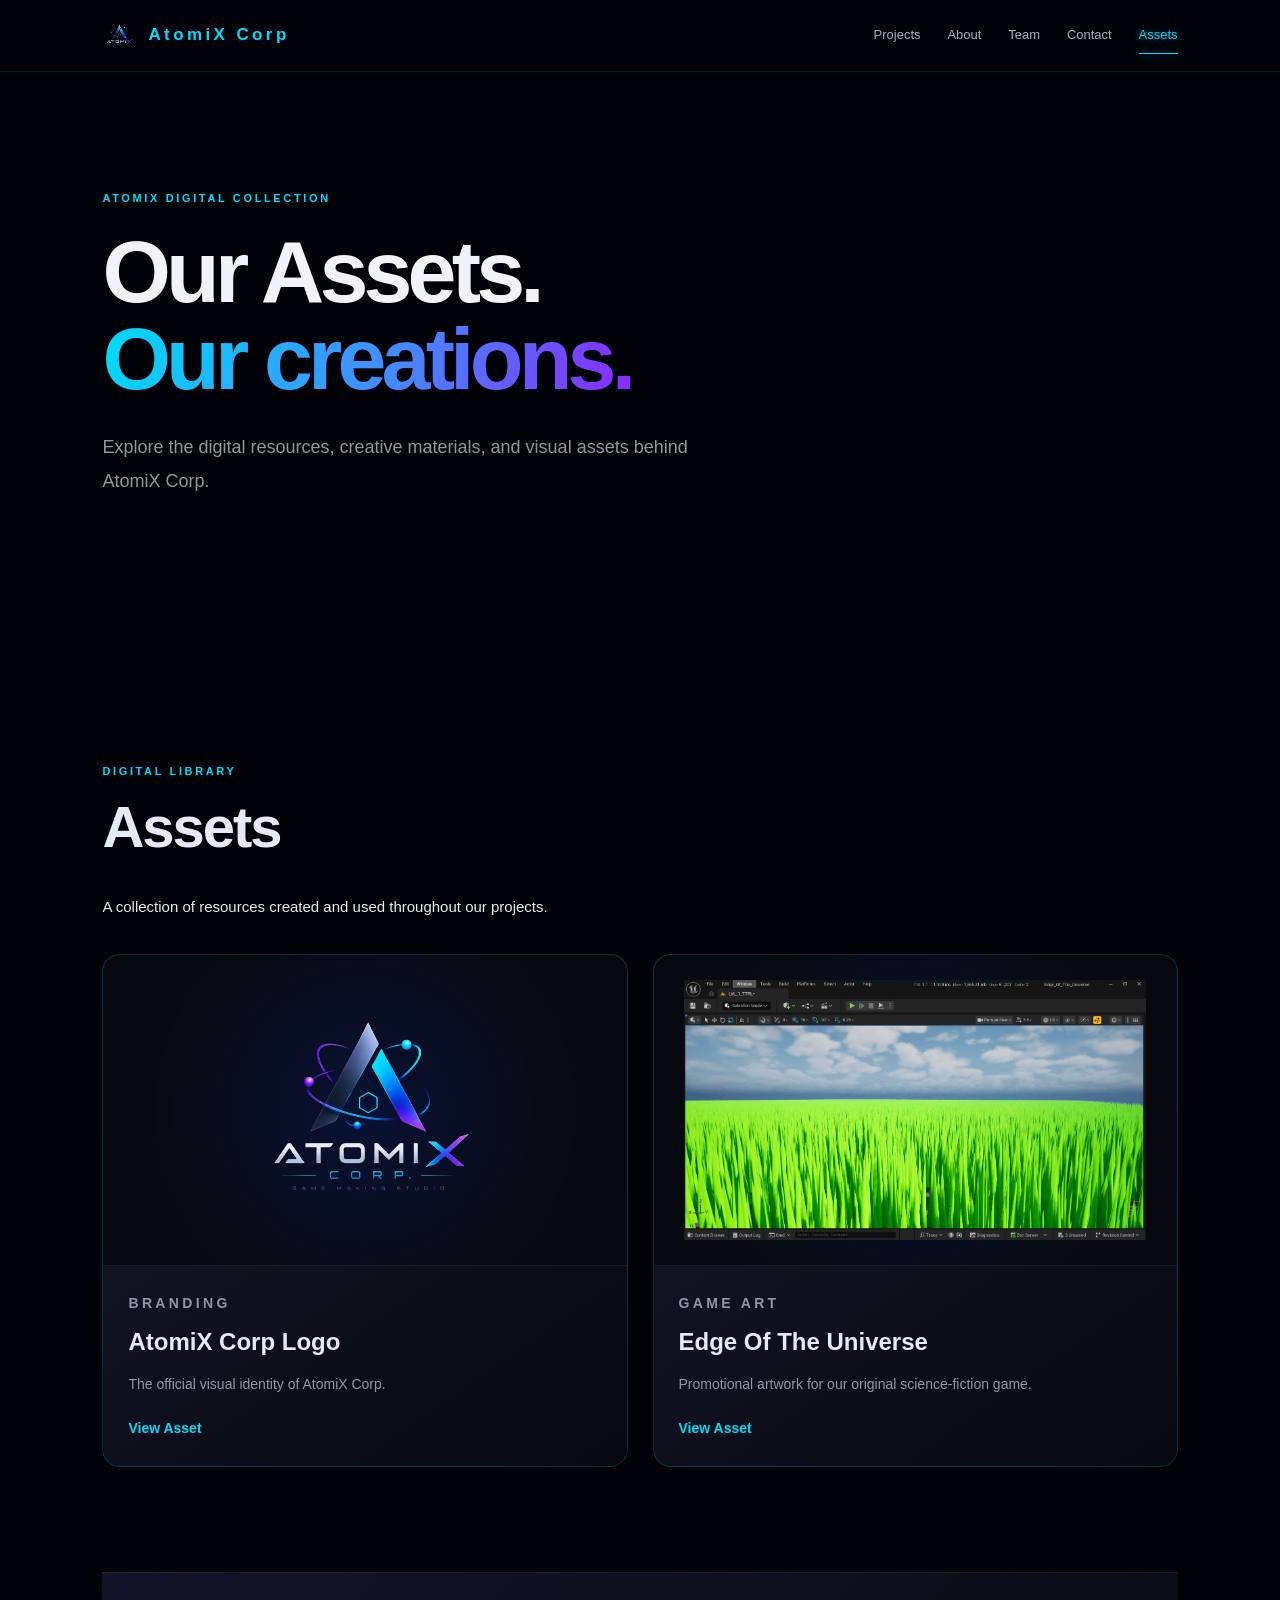
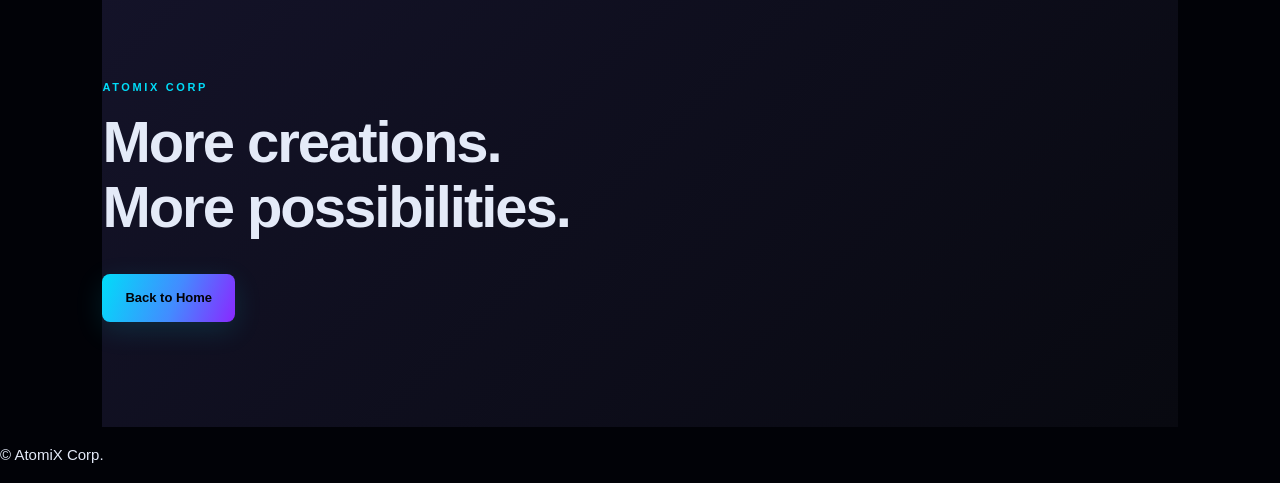
<file: assets.html>
<!DOCTYPE html>
<html lang="en">

<head>
    <meta charset="UTF-8">
    <meta name="viewport" content="width=device-width, initial-scale=1.0">

    <title>Assets | AtomiX Corp</title>

    <link rel="stylesheet" href="style.css">
</head>

<body>

    <!-- HEADER -->
    <header class="site-header">

        <a class="brand" href="index.html">
            <img
                src="images/AtomiX_Corp_Logo.png"
                alt="AtomiX Corp Logo"
            >

            <span>AtomiX Corp</span>
        </a>

        <nav aria-label="Main navigation">
            <a href="index.html#projects">Projects</a>
            <a href="index.html#about">About</a>
            <a href="index.html#team">Team</a>
            <a href="index.html#contact">Contact</a>
            <a href="assets.html" class="active">Assets</a>
        </nav>

    </header>


    <!-- MAIN CONTENT -->
    <main>

        <!-- ASSETS HERO -->
        <section class="hero assets-hero">

            <p class="eyebrow">
                ATOMIX DIGITAL COLLECTION
            </p>

            <h1>
                Our Assets.<br>
                <span>Our creations.</span>
            </h1>

            <p class="intro">
                Explore the digital resources, creative materials,
                and visual assets behind AtomiX Corp.
            </p>

        </section>


        <!-- ASSETS CONTENT -->
        <section id="assets">

            <p class="eyebrow">
                DIGITAL LIBRARY
            </p>

            <h2>
                Assets
            </h2>

            <p class="assets-description">
                A collection of resources created and used
                throughout our projects.
            </p>


            <!-- ASSET GRID -->
            <div class="assets-grid">


                <!-- ASSET CARD 1 -->
                <article class="asset-card">

                    <div class="asset-preview">

                        <img
                            src="images/AtomiX_Corp_Logo.png"
                            alt="AtomiX Corp Logo"
                        >

                    </div>

                    <div class="asset-info">

                        <p class="eyebrow">
                            BRANDING
                        </p>

                        <h3>
                            AtomiX Corp Logo
                        </h3>

                        <p>
                            The official visual identity
                            of AtomiX Corp.
                        </p>

                        <a
                            href="images/AtomiX_Corp_Logo.png"
                            target="_blank"
                            rel="noopener"
                        >
                            View Asset
                        </a>

                    </div>

                </article>


                <!-- ASSET CARD 2 -->
                <article class="asset-card">

                    <div class="asset-preview">

                        <img
                            src="images/Edge Of The Universe Advert Photo.png"
                            alt="Edge Of The Universe promotional artwork"
                        >

                    </div>

                    <div class="asset-info">

                        <p class="eyebrow">
                            GAME ART
                        </p>

                        <h3>
                            Edge Of The Universe
                        </h3>

                        <p>
                            Promotional artwork for our
                            original science-fiction game.
                        </p>

                        <a
                            href="images/Edge Of The Universe Advert Photo.png"
                            target="_blank"
                            rel="noopener"
                        >
                            View Asset
                        </a>

                    </div>

                </article>


                <!-- ADD MORE ASSETS HERE -->


            </div>

        </section>


        <!-- FOOTER MESSAGE -->
        <section class="assets-footer">

            <p class="eyebrow">
                ATOMIX CORP
            </p>

            <h2>
                More creations.<br>
                More possibilities.
            </h2>

            <a href="index.html" class="button">
                Back to Home
            </a>

        </section>

    </main>


    <!-- FOOTER -->
    <footer>

        <p>
            &copy; <span id="year"></span> AtomiX Corp.
        </p>

    </footer>


    <!-- SCRIPT -->
    <script src="script.js"></script>

</body>

</html>
</file>
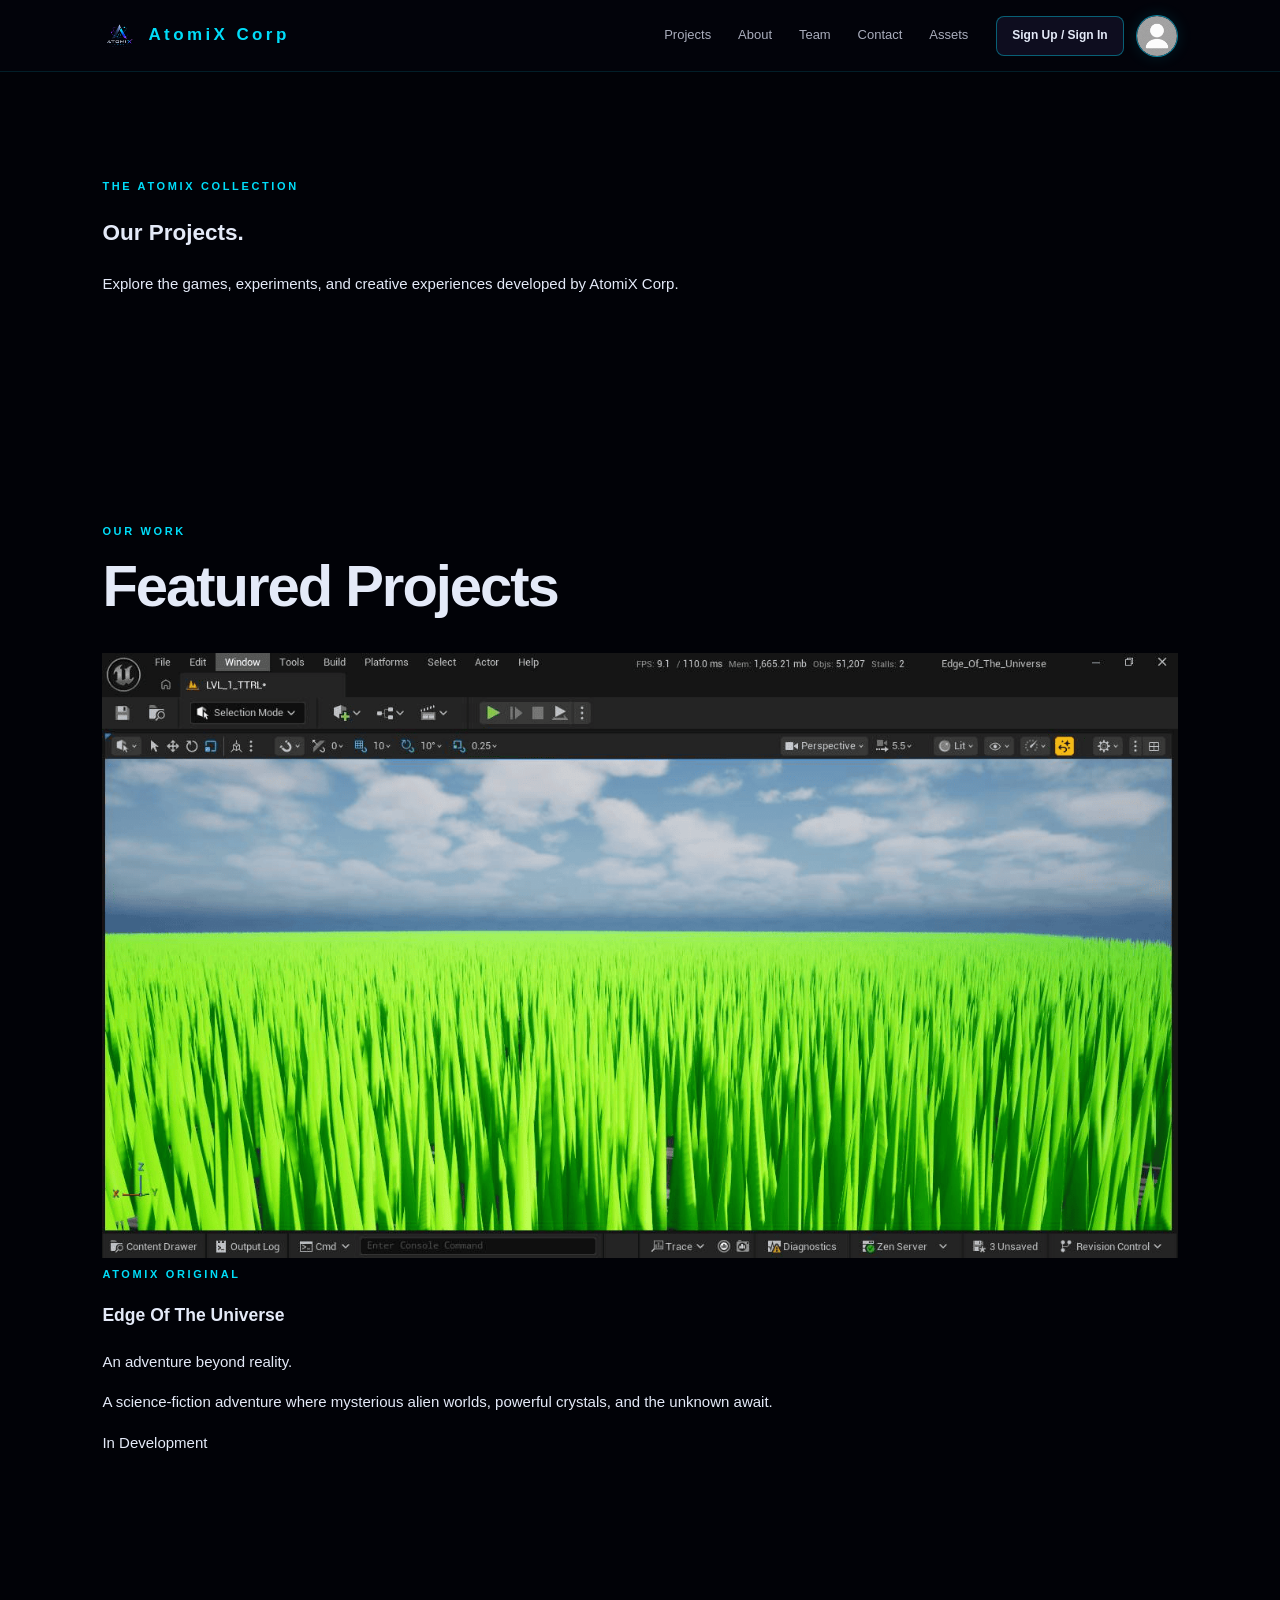
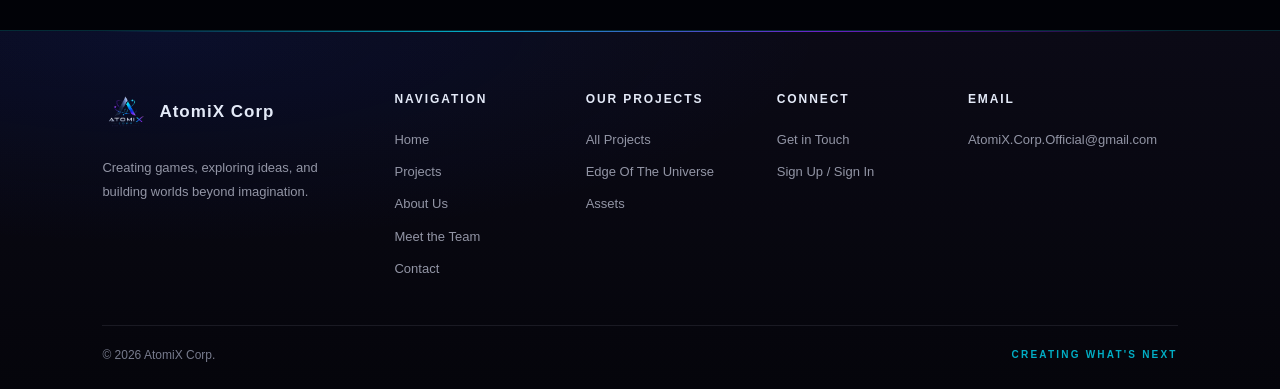
<file: projects.html>
<!DOCTYPE html>
<html lang="en">

<head>
    <meta charset="UTF-8">
    <meta name="viewport" content="width=device-width, initial-scale=1.0">

    <title>Projects | AtomiX Corp</title>

    <link rel="stylesheet" href="style.css">
</head>

<body>

    <!-- HEADER -->

    <header class="site-header">

        <a class="brand" href="index.html#home">

            <img
                src="images/AtomiX_Corp_Logo.png"
                alt="AtomiX Corp Logo"
            >

            <span>AtomiX Corp</span>

        </a>


        <nav aria-label="Main navigation">

            <a href="index.html#projects">Projects</a>
            <a href="index.html#about">About</a>
            <a href="index.html#team">Team</a>
            <a href="index.html#contact">Contact</a>
            <a href="assets.html">Assets</a>

        </nav>


        <div class="header-actions">

            <a href="index.html#account" class="auth-button">
                <span>Sign Up / Sign In</span>
            </a>

            <a
                href="index.html#account"
                class="profile-button"
                aria-label="Open profile"
            >

                <img
                    src="images/profile.png"
                    alt="Profile photo"
                >

            </a>

        </div>

    </header>


    <!-- MAIN CONTENT -->

    <main class="projects-page">

        <!-- PAGE INTRO -->

        <section class="page-hero">

            <p class="eyebrow">
                THE ATOMIX COLLECTION
            </p>

            <h1>
                Our <span>Projects.</span>
            </h1>

            <p class="intro">
                Explore the games, experiments, and creative
                experiences developed by AtomiX Corp.
            </p>

        </section>


        <!-- PROJECT LIST -->

        <section class="projects-section">

            <p class="eyebrow">
                OUR WORK
            </p>

            <h2>
                Featured Projects
            </h2>


            <!-- PROJECT 1 -->

            <article class="project-card">

                <div class="project-card-image">

                    <img
                        src="images/Edge Of The Universe Advert Photo.png"
                        alt="Edge Of The Universe"
                    >

                </div>


                <div class="project-card-info">

                    <p class="eyebrow">
                        ATOMIX ORIGINAL
                    </p>

                    <h3>
                        Edge Of The Universe
                    </h3>

                    <p class="project-tagline">
                        An adventure beyond reality.
                    </p>

                    <p>
                        A science-fiction adventure where mysterious
                        alien worlds, powerful crystals, and the
                        unknown await.
                    </p>

                    <span class="project-status">
                        In Development
                    </span>

                </div>

            </article>


            <!-- ADD MORE PROJECTS HERE -->


        </section>

    </main>


    <!-- FOOTER -->

    <footer class="site-footer">

        <div class="footer-content">


            <div class="footer-column footer-brand">

                <a href="index.html#home" class="footer-logo">

                    <img
                        src="images/AtomiX_Corp_Logo.png"
                        alt="AtomiX Corp Logo"
                    >

                    <span>AtomiX Corp</span>

                </a>

                <p>
                    Creating games, exploring ideas,
                    and building worlds beyond imagination.
                </p>

            </div>


            <div class="footer-column">

                <h3>Navigation</h3>

                <a href="index.html#home">Home</a>
                <a href="index.html#projects">Projects</a>
                <a href="index.html#about">About Us</a>
                <a href="index.html#team">Meet the Team</a>
                <a href="index.html#contact">Contact</a>

            </div>


            <div class="footer-column">

                <h3>Our Projects</h3>

                <a href="projects.html">All Projects</a>
                <a href="index.html#projects">Edge Of The Universe</a>
                <a href="assets.html">Assets</a>

            </div>


            <div class="footer-column">

                <h3>Connect</h3>

                <a href="index.html#contact">Get in Touch</a>
                <a href="index.html#account">Sign Up / Sign In</a>

            </div>


            <div class="footer-column">

                <h3>Email</h3>

                <a href="mailto:AtomiX.Corp.Official@gmail.com">
                    AtomiX.Corp.Official@gmail.com
                </a>

            </div>


        </div>


        <div class="footer-bottom">

            <p>
                &copy; <span id="year"></span> AtomiX Corp.
            </p>

            <span class="footer-bottom-label">
                CREATING WHAT'S NEXT
            </span>

        </div>

    </footer>


    <!-- SCRIPTS -->

    <script>
        document.getElementById("year").textContent =
            new Date().getFullYear();
    </script>

    <script src="script.js"></script>

</body>

</html>
</file>
<file: style.css>
/* =========================================================
   ATOMIX CORP — MAIN WEBSITE STYLESHEET
   Reconstructed clean stylesheet
   ========================================================= */

/* ---------- THEME ---------- */
:root {
    --background: #010207;
    --surface: #141329;
    --surface-soft: #080910;
    --silver: #E4EAF8;
    --cyan: #00DDF9;
    --blue: #0738DB;
    --purple: #8A28FF;
    --muted: #9295A5;
    --ease-smooth: cubic-bezier(.22, 1, .36, 1);
    --gradient: linear-gradient(110deg, var(--cyan), #438BFF 55%, var(--purple));
}

/* ---------- RESET / GLOBAL ---------- */
* {
    box-sizing: border-box;
}

html {
    scroll-behavior: smooth;
    scroll-padding-top: 100px;
}

body {
    margin: 0;
    min-width: 320px;
    background: var(--background);
    color: var(--silver);
    font-family: Inter, "Segoe UI", Arial, sans-serif;
    font-size: 15px;
    line-height: 1.7;
    overflow-x: hidden;
}

img {
    max-width: 100%;
}

a {
    color: inherit;
}

main {
    width: 100%;
}

main > section {
    position: relative;
    width: min(1180px, 84%);
    margin: 0 auto;
    padding: 105px 0;
}

h1, h2, h3, p {
    overflow-wrap: break-word;
}

h2 {
    margin: 0 0 34px;
    color: var(--silver);
    font-size: clamp(34px, 5vw, 58px);
    line-height: 1.12;
    letter-spacing: -.035em;
}

h2 span,
h3 span {
    color: var(--cyan);
}

.eyebrow {
    margin: 0 0 14px;
    color: var(--cyan);
    font-size: 11px;
    font-weight: 850;
    letter-spacing: .24em;
    text-transform: uppercase;
}

::selection {
    color: #010207;
    background: var(--cyan);
}

/* ---------- HEADER ---------- */
.site-header {
    position: sticky;
    z-index: 100;
    top: 0;
    display: flex;
    align-items: center;
    justify-content: space-between;
    gap: 28px;
    width: 100%;
    min-height: 72px;
    padding: 12px 8%;
    background: rgba(3, 4, 12, .88);
    border-bottom: 1px solid rgba(0, 221, 249, .12);
    backdrop-filter: blur(18px);
    -webkit-backdrop-filter: blur(18px);
}

.brand {
    display: inline-flex;
    flex: 0 0 auto;
    align-items: center;
    gap: 12px;
    color: var(--cyan);
    font-size: 17px;
    font-weight: 850;
    letter-spacing: .2em;
    text-decoration: none;
    white-space: nowrap;
}

.brand img {
    display: block;
    width: 34px;
    height: 34px;
    object-fit: contain;
}

.site-header nav {
    display: flex;
    align-items: center;
    justify-content: center;
    gap: clamp(16px, 2.1vw, 32px);
    margin-left: auto;
}

.site-header nav a {
    position: relative;
    color: #A9ADBC;
    font-size: 13px;
    text-decoration: none;
    transition: color .25s ease;
}

.site-header nav a::after {
    position: absolute;
    right: 0;
    bottom: -7px;
    left: 0;
    height: 1px;
    content: "";
    background: var(--cyan);
    box-shadow: 0 0 10px rgba(0, 221, 249, .6);
    transform: scaleX(0);
    transform-origin: right;
    transition: transform .3s var(--ease-smooth);
}

.site-header nav a:hover,
.site-header nav a.active {
    color: var(--cyan);
}

.site-header nav a:hover::after,
.site-header nav a.active::after {
    transform: scaleX(1);
    transform-origin: left;
}

.header-actions {
    display: flex;
    flex: 0 0 auto;
    align-items: center;
    justify-content: flex-end;
    gap: 12px;
}

.auth-button {
    display: inline-flex;
    align-items: center;
    justify-content: center;
    min-height: 40px;
    padding: 8px 15px;
    border: 1px solid rgba(0, 221, 249, .4);
    border-radius: 8px;
    background: rgba(20, 19, 41, .72);
    color: var(--silver);
    font-size: 12px;
    font-weight: 750;
    text-decoration: none;
    white-space: nowrap;
    transition: border-color .3s ease, color .3s ease, background .3s ease, transform .3s ease;
}

.auth-button:hover {
    transform: translateY(-2px);
    border-color: var(--cyan);
    background: rgba(0, 221, 249, .08);
    color: var(--cyan);
}

.profile-button {
    display: inline-flex;
    flex: 0 0 42px;
    align-items: center;
    justify-content: center;
    width: 42px;
    height: 42px;
    overflow: hidden;
    border: 1px solid rgba(0, 221, 249, .55);
    border-radius: 50%;
    background: var(--surface);
    box-shadow: 0 0 16px rgba(0, 221, 249, .12);
    text-decoration: none;
    transition: transform .3s ease, box-shadow .3s ease, border-color .3s ease;
}

.profile-button:hover {
    transform: translateY(-2px);
    border-color: var(--purple);
    box-shadow: 0 0 20px rgba(0, 221, 249, .3);
}

.profile-button img {
    display: block;
    width: 100%;
    height: 100%;
    object-fit: cover;
    object-position: center;
    border-radius: 50%;
}

/* ---------- HERO ---------- */
.hero {
    display: flex;
    min-height: min(760px, 82vh);
    flex-direction: column;
    align-items: flex-start;
    justify-content: center;
    padding-top: 110px;
    padding-bottom: 120px;
}

.hero .eyebrow {
    margin-bottom: 20px;
}

.hero h1 {
    margin: 0;
    color: #F0F3FC;
    font-size: clamp(48px, 7.2vw, 88px);
    font-weight: 900;
    line-height: .99;
    letter-spacing: -.055em;
}

.hero h1 span {
    color: transparent;
    background: var(--gradient);
    background-clip: text;
    -webkit-background-clip: text;
}

.hero .intro {
    max-width: 620px;
    margin: 28px 0 32px;
    color: var(--muted);
    font-size: clamp(15px, 1.5vw, 18px);
    line-height: 1.9;
}

.button {
    display: inline-flex;
    align-items: center;
    justify-content: center;
    min-height: 48px;
    padding: 12px 23px;
    border: 0;
    border-radius: 8px;
    background: var(--gradient);
    box-shadow: 0 8px 28px rgba(0, 221, 249, .13);
    color: #010207;
    font-size: 13px;
    font-weight: 900;
    text-decoration: none;
    transition: transform .35s var(--ease-smooth), box-shadow .35s ease, filter .35s ease;
}

.button:hover {
    transform: translateY(-4px);
    filter: brightness(1.12);
    box-shadow: 0 12px 34px rgba(0, 221, 249, .22);
}

/* ---------- APP DOWNLOAD ---------- */
.app-download-section {
    width: 100%;
    padding: 30px 8% 85px;
    background: var(--background);
}

.app-download-card {
    position: relative;
    display: flex;
    align-items: center;
    justify-content: space-between;
    gap: 50px;
    width: min(1180px, 100%);
    margin: 0 auto;
    padding: clamp(30px, 5vw, 65px);
    overflow: hidden;
    border: 1px solid rgba(0, 221, 249, .25);
    border-radius: 22px;
    background: linear-gradient(125deg, #141329, #080910 65%, #101329);
    box-shadow: 0 15px 50px rgba(0, 0, 0, .33), 0 0 30px rgba(0, 221, 249, .06);
    transition: transform 500ms var(--ease-smooth), border-color 500ms ease, box-shadow 500ms ease;
}

.app-download-card::before {
    position: absolute;
    top: -140px;
    right: -100px;
    width: 360px;
    height: 360px;
    border-radius: 50%;
    content: "";
    background: radial-gradient(circle, rgba(7, 56, 219, .2), rgba(138, 40, 255, .08) 45%, transparent 72%);
    pointer-events: none;
}

.app-download-card:hover {
    transform: translateY(-5px);
    border-color: rgba(0, 221, 249, .65);
    box-shadow: 0 20px 55px rgba(0, 0, 0, .4), 0 0 35px rgba(0, 221, 249, .09);
}

.app-download-info {
    position: relative;
    z-index: 1;
    max-width: 650px;
}

.app-download-info h2 {
    margin: 15px 0 20px;
    font-size: clamp(30px, 4vw, 48px);
}

.app-download-info > p:not(.eyebrow):not(.app-download-note) {
    color: var(--muted);
    font-size: 16px;
    line-height: 1.9;
}

.app-download-meta {
    display: flex;
    flex-wrap: wrap;
    gap: 12px;
    margin-top: 25px;
}

.app-download-meta span {
    padding: 7px 13px;
    border: 1px solid rgba(0, 221, 249, .2);
    border-radius: 6px;
    color: var(--cyan);
    font-size: 10px;
    font-weight: 800;
    letter-spacing: 1px;
}

.app-download-button {
    display: inline-flex;
    align-items: center;
    justify-content: center;
    gap: 20px;
    margin-top: 30px;
    padding: 14px 23px;
    border-radius: 8px;
    background: var(--gradient);
    color: #010207;
    font-size: 13px;
    font-weight: 900;
    text-decoration: none;
    transition: transform 400ms var(--ease-smooth), box-shadow 400ms ease, filter 400ms ease;
}

.app-download-button:hover {
    transform: translateY(-4px);
    filter: brightness(1.15);
    box-shadow: 0 10px 30px rgba(0, 221, 249, .25), 0 0 35px rgba(138, 40, 255, .2);
}

.app-download-button span {
    font-size: 22px;
}

.app-download-note {
    margin-top: 15px;
    color: var(--muted);
    font-size: 12px;
    letter-spacing: .5px;
}

.app-download-visual {
    position: relative;
    z-index: 1;
    display: flex;
    flex: 0 0 230px;
    width: 230px;
    height: 230px;
    flex-direction: column;
    align-items: center;
    justify-content: center;
    gap: 15px;
    border: 1px solid rgba(0, 221, 249, .2);
    border-radius: 25px;
    background: radial-gradient(circle, rgba(7, 56, 219, .2), rgba(138, 40, 255, .09), transparent 75%);
    box-shadow: 0 0 40px rgba(7, 56, 219, .12);
}

.app-download-visual img {
    width: 125px;
    height: 125px;
    object-fit: contain;
    filter: drop-shadow(0 0 20px rgba(0, 221, 249, .28));
}

.app-download-visual span {
    color: var(--cyan);
    font-size: 11px;
    font-weight: 900;
    letter-spacing: 3px;
}

/* ---------- PROJECT FEATURE ---------- */
#projects > h2 {
    margin-bottom: 42px;
}

.project-feature {
    display: grid;
    grid-template-columns: minmax(0, 1fr) minmax(0, 1.05fr);
    align-items: center;
    gap: clamp(30px, 5vw, 70px);
    padding: clamp(24px, 4vw, 42px);
    border: 1px solid rgba(0, 221, 249, .14);
    border-radius: 20px;
    background: linear-gradient(135deg, rgba(20, 19, 41, .82), rgba(8, 9, 16, .88));
}

.project-info h3 {
    margin: 0 0 12px;
    color: var(--silver);
    font-size: clamp(26px, 3vw, 38px);
    line-height: 1.2;
}

.project-info p:not(.eyebrow) {
    color: var(--muted);
    font-size: 14px;
    line-height: 1.85;
}

.project-info .project-tagline {
    color: var(--cyan) !important;
    font-weight: 700;
}

.project-image {
    min-width: 0;
    overflow: hidden;
    border: 1px solid rgba(0, 221, 249, .16);
    border-radius: 14px;
    background: #080910;
}

.project-image img {
    display: block;
    width: 100%;
    height: 100%;
    min-height: 280px;
    object-fit: cover;
    transition: transform 700ms var(--ease-smooth), filter 500ms ease;
}

.project-image:hover img {
    transform: scale(1.035);
    filter: brightness(1.08);
}

/* ---------- ABOUT ---------- */
#about > h2 {
    margin-bottom: 45px;
}

.about-content {
    display: grid;
    grid-template-columns: minmax(0, 1fr) minmax(280px, .85fr);
    align-items: center;
    gap: clamp(35px, 6vw, 85px);
}

.about-copy h3 {
    margin: 0 0 22px;
    color: var(--silver);
    font-size: clamp(23px, 2.8vw, 34px);
    line-height: 1.3;
}

.about-copy p {
    color: var(--muted);
    font-size: 14px;
    line-height: 1.95;
}

.about-visual {
    position: relative;
    display: flex;
    min-height: 310px;
    flex-direction: column;
    align-items: center;
    justify-content: center;
    gap: 16px;
    overflow: hidden;
    border: 1px solid rgba(0, 221, 249, .2);
    border-radius: 20px;
    background:
        radial-gradient(ellipse at 50% 45%, rgba(7, 56, 219, .28), transparent 58%),
        radial-gradient(ellipse at 80% 80%, rgba(138, 40, 255, .16), transparent 55%),
        #080910;
}

.about-visual::before,
.about-visual::after {
    position: absolute;
    width: 220px;
    height: 220px;
    border: 1px solid rgba(0, 221, 249, .16);
    border-radius: 50%;
    content: "";
    transform: rotate(-25deg) scaleY(.42);
}

.about-visual::after {
    border-color: rgba(138, 40, 255, .25);
    transform: rotate(45deg) scaleY(.42);
}

.about-visual-mark {
    position: relative;
    z-index: 1;
    color: var(--silver);
    font-size: clamp(38px, 5vw, 58px);
    font-weight: 950;
    letter-spacing: .12em;
    text-shadow: 0 0 25px rgba(0, 221, 249, .28);
}

.about-visual-label {
    position: relative;
    z-index: 1;
    color: var(--cyan);
    font-size: 10px;
    font-weight: 800;
    letter-spacing: .32em;
}

.about-values {
    display: grid;
    grid-template-columns: repeat(3, minmax(0, 1fr));
    gap: 18px;
    margin-top: 55px;
}

.about-value {
    padding: 25px;
    border: 1px solid rgba(0, 221, 249, .14);
    border-radius: 14px;
    background: linear-gradient(145deg, rgba(20, 19, 41, .78), rgba(8, 9, 16, .72));
    transition: transform .4s var(--ease-smooth), border-color .4s ease, box-shadow .4s ease;
}

.about-value:hover {
    transform: translateY(-5px);
    border-color: rgba(0, 221, 249, .48);
    box-shadow: 0 12px 32px rgba(0, 0, 0, .22), 0 0 20px rgba(0, 221, 249, .06);
}

.about-value h3 {
    margin: 0 0 10px;
    color: var(--cyan);
    font-size: 16px;
}

.about-value p {
    margin: 0;
    color: var(--muted);
    font-size: 13px;
    line-height: 1.8;
}

/* ---------- TEAM ---------- */
#team {
    isolation: isolate;
    overflow: hidden;
}

#team .team-intro {
    max-width: 520px;
    margin: 14px 0 34px;
    color: var(--muted);
}

#team .team-grid {
    display: grid;
    grid-template-columns: repeat(2, minmax(0, 1fr));
    gap: 18px;
    margin-top: 28px;
}

#team .team-member {
    position: relative;
    min-width: 0;
    padding: 26px 28px 24px;
    overflow: hidden;
    border: 1px solid rgba(0, 221, 249, .16);
    border-radius: 18px;
    background: linear-gradient(135deg, rgba(20, 19, 41, .88), rgba(8, 9, 16, .76));
    transition: transform .4s var(--ease-smooth), border-color .4s ease, box-shadow .4s ease;
}

#team .team-member::before {
    position: absolute;
    inset: 0;
    content: "";
    background: radial-gradient(ellipse at 0 0, rgba(0, 221, 249, .12), transparent 55%),
                radial-gradient(ellipse at 100% 100%, rgba(138, 40, 255, .13), transparent 50%);
    opacity: .65;
    pointer-events: none;
    transition: opacity .4s ease;
}

#team .team-member::after {
    position: absolute;
    top: 0;
    left: -130%;
    width: 70%;
    height: 1px;
    content: "";
    background: linear-gradient(90deg, transparent, var(--cyan), #fff, transparent);
    transition: left .7s var(--ease-smooth);
}

#team .team-member:hover {
    transform: translateY(-6px);
    border-color: rgba(0, 221, 249, .55);
    box-shadow: 0 15px 40px rgba(0, 0, 0, .24), 0 0 24px rgba(0, 221, 249, .09);
}

#team .team-member:hover::before { opacity: 1; }
#team .team-member:hover::after { left: 130%; }

#team .team-initials {
    position: relative;
    z-index: 1;
    display: block;
    color: var(--silver);
    font-size: clamp(34px, 4vw, 54px);
    font-weight: 900;
    line-height: 1.05;
    letter-spacing: .08em;
    text-shadow: 0 0 12px rgba(0, 221, 249, .48), 0 0 32px rgba(138, 40, 255, .24);
    transition: color .35s ease, text-shadow .35s ease;
}

#team .team-member:hover .team-initials {
    color: #fff;
    text-shadow: 0 0 12px rgba(0, 221, 249, .8), 0 0 35px rgba(138, 40, 255, .55);
}

#team .team-member h3 {
    position: relative;
    z-index: 1;
    margin: 13px 0 7px;
    color: var(--cyan);
    font-size: 16px;
    font-weight: 750;
    letter-spacing: .12em;
}

#team .team-member p {
    position: relative;
    z-index: 1;
    margin: 0;
    color: #A6A9BA;
    font-size: 13px;
    line-height: 1.75;
}

/* ---------- ASSETS PAGE COMPONENTS ---------- */
.assets-hero { min-height: 65vh; }
.assets-description { margin-bottom: 35px; }

.assets-grid {
    display: grid;
    grid-template-columns: repeat(2, minmax(0, 1fr));
    gap: 25px;
    margin-top: 35px;
}

.asset-card {
    overflow: hidden;
    border: 1px solid rgba(0, 221, 249, .16);
    border-radius: 18px;
    background: linear-gradient(145deg, rgba(28, 27, 53, .88), rgba(8, 9, 16, .92));
    transition: transform 500ms var(--ease-smooth), border-color 500ms ease, box-shadow 500ms ease;
}

.asset-card:hover {
    transform: translateY(-7px);
    border-color: rgba(0, 221, 249, .55);
    box-shadow: 0 15px 40px rgba(0, 0, 0, .35), 0 0 25px rgba(0, 221, 249, .08), 0 0 35px rgba(138, 40, 255, .08);
}

.asset-preview {
    position: relative;
    display: flex;
    min-height: 240px;
    align-items: center;
    justify-content: center;
    padding: 25px;
    overflow: hidden;
    border-bottom: 1px solid rgba(255, 255, 255, .08);
    background: radial-gradient(circle at 50% 50%, rgba(7, 56, 219, .18), transparent 70%), #080910;
}

.asset-preview img {
    display: block;
    width: 100%;
    max-height: 260px;
    object-fit: contain;
    transition: transform 700ms var(--ease-smooth), filter 500ms ease;
}

.asset-card:hover .asset-preview img {
    transform: scale(1.045);
    filter: brightness(1.08) drop-shadow(0 0 15px rgba(0, 221, 249, .15));
}

.asset-info { padding: 25px; }
.asset-info .eyebrow { margin-bottom: 10px; }

.asset-info h3 {
    margin: 0 0 12px;
    color: var(--silver);
    font-size: 24px;
    font-weight: 800;
    line-height: 1.3;
}

.asset-info p {
    margin-bottom: 18px;
    color: var(--muted);
    font-size: 14px;
    line-height: 1.8;
}

.asset-info a {
    display: inline-block;
    color: var(--cyan);
    font-size: 14px;
    font-weight: 800;
    text-decoration: none;
    transition: color 300ms ease, transform 400ms var(--ease-smooth), text-shadow 300ms ease;
}

.asset-info a:hover {
    transform: translateY(-2px);
    color: white;
    text-shadow: 0 0 12px rgba(0, 221, 249, .7), 0 0 25px rgba(138, 40, 255, .3);
}

.assets-footer {
    background: linear-gradient(135deg, #141329, #080910);
    border-top: 1px solid rgba(255, 255, 255, .08);
}

nav a.active {
    color: var(--cyan);
    text-shadow: 0 0 8px rgba(0, 221, 249, .4);
}

/* ---------- FOOTER: FIVE CLEAR COLUMNS ---------- */
.site-footer {
    position: relative;
    width: 100%;
    margin-top: 70px;
    padding: 58px 8% 24px;
    overflow: hidden;
    border-top: 1px solid rgba(0, 221, 249, .18);
    background:
        radial-gradient(ellipse at 12% 0%, rgba(7, 56, 219, .11), transparent 42%),
        linear-gradient(180deg, #0B0A16 0%, #05050B 100%);
}

.site-footer::before {
    position: absolute;
    top: 0;
    left: 8%;
    width: 84%;
    height: 1px;
    content: "";
    background: linear-gradient(90deg, transparent, var(--cyan), var(--purple), transparent);
    opacity: .75;
}

.footer-content {
    display: grid;
    grid-template-columns: minmax(210px, 1.65fr) repeat(3, minmax(115px, 1fr)) minmax(180px, 1.35fr);
    gap: clamp(20px, 2.8vw, 42px);
    width: 100%;
    max-width: 1400px;
    margin: 0 auto;
}

.footer-column {
    display: flex;
    min-width: 0;
    flex-direction: column;
    align-items: flex-start;
    gap: 11px;
}

.footer-column h3 {
    margin: 0 0 8px;
    color: var(--silver);
    font-size: 12px;
    font-weight: 850;
    letter-spacing: .16em;
    text-transform: uppercase;
}

.footer-column > a:not(.footer-logo) {
    color: var(--muted);
    font-size: 13px;
    line-height: 1.65;
    text-decoration: none;
    transition: color .25s ease, transform .25s ease, text-shadow .25s ease;
}

.footer-column > a:not(.footer-logo):hover {
    transform: translateX(3px);
    color: var(--cyan);
    text-shadow: 0 0 14px rgba(0, 221, 249, .25);
}

.footer-logo {
    display: inline-flex;
    align-items: center;
    gap: 11px;
    color: var(--silver);
    font-size: 17px;
    font-weight: 850;
    letter-spacing: .06em;
    text-decoration: none;
}

.footer-logo img {
    display: block;
    width: 46px;
    height: 46px;
    object-fit: contain;
}

.footer-brand > p {
    max-width: 270px;
    margin: 10px 0 0;
    color: var(--muted);
    font-size: 13px;
    line-height: 1.85;
}

.footer-email a[href^="mailto:"] {
    color: var(--cyan);
    overflow-wrap: anywhere;
}

.footer-email a[href^="mailto:"]:hover {
    color: #fff;
    text-shadow: 0 0 12px rgba(0, 221, 249, .5);
}

.footer-bottom {
    display: flex;
    align-items: center;
    justify-content: space-between;
    gap: 18px;
    width: 100%;
    max-width: 1400px;
    margin: 45px auto 0;
    padding-top: 19px;
    border-top: 1px solid rgba(228, 234, 248, .09);
}

.footer-bottom p {
    margin: 0;
    color: #777B8D;
    font-size: 12px;
    line-height: 1.7;
}

.footer-bottom-label {
    color: rgba(0, 221, 249, .78);
    font-size: 10px;
    font-weight: 850;
    letter-spacing: .22em;
    text-align: right;
}

/* ---------- RESPONSIVE ---------- */
@media (max-width: 1100px) {
    .site-header {
        gap: 18px;
        padding-right: 5%;
        padding-left: 5%;
    }

    .site-header nav {
        gap: 16px;
    }

    .footer-content {
        grid-template-columns: repeat(3, minmax(0, 1fr));
        gap: 34px 28px;
    }

    .footer-brand {
        grid-column: span 3;
    }
}

@media (max-width: 768px) {
    .site-header {
        flex-wrap: wrap;
        padding: 14px 5%;
        gap: 15px;
    }

    .site-header nav {
        order: 3;
        flex: 1 0 100%;
        flex-wrap: wrap;
        justify-content: center;
        gap: 12px 20px;
        padding: 5px 0 2px;
    }

    .header-actions {
        margin-left: auto;
    }

    main > section {
        width: 88%;
        padding-top: 75px;
        padding-bottom: 75px;
    }

    .hero {
        min-height: 68vh;
        padding-top: 90px;
        padding-bottom: 90px;
    }

    .app-download-section {
        padding: 25px 5% 65px;
    }

    .app-download-card {
        flex-direction: column-reverse;
        align-items: flex-start;
        gap: 30px;
        padding: 30px;
    }

    .app-download-visual {
        align-self: center;
        flex-basis: auto;
        width: 175px;
        height: 175px;
    }

    .app-download-visual img {
        width: 95px;
        height: 95px;
    }

    .project-feature,
    .about-content {
        grid-template-columns: 1fr;
    }

    .project-image img {
        min-height: 220px;
    }

    .about-values {
        grid-template-columns: 1fr;
    }

    #team .team-grid {
        grid-template-columns: 1fr;
        gap: 14px;
    }

    #team .team-member {
        padding: 22px;
    }

    #team .team-initials {
        font-size: 40px;
    }

    .assets-grid {
        grid-template-columns: 1fr;
        gap: 20px;
    }

    .asset-preview {
        min-height: 200px;
    }

    .asset-info {
        padding: 22px;
    }

    .asset-info h3 {
        font-size: 22px;
    }

    .site-footer {
        padding: 48px 6% 22px;
    }

    .footer-content {
        grid-template-columns: repeat(2, minmax(0, 1fr));
        gap: 32px 25px;
    }

    .footer-brand {
        grid-column: span 2;
    }
}

@media (max-width: 480px) {
    .brand {
        gap: 8px;
        font-size: 15px;
        letter-spacing: .13em;
    }

    .brand img {
        width: 30px;
        height: 30px;
    }

    .auth-button {
        min-height: 36px;
        padding: 7px 10px;
        font-size: 11px;
    }

    .profile-button {
        width: 36px;
        height: 36px;
        flex-basis: 36px;
    }

    .site-header nav {
        gap: 10px 15px;
    }

    .site-header nav a {
        font-size: 12px;
    }

    .hero h1 {
        font-size: clamp(42px, 12vw, 58px);
    }

    .app-download-card {
        padding: 24px;
    }

    .app-download-meta {
        gap: 8px;
    }

    .app-download-meta span {
        font-size: 9px;
    }

    .footer-content {
        grid-template-columns: 1fr;
        gap: 27px;
    }

    .footer-brand {
        grid-column: auto;
    }

    .footer-bottom {
        align-items: flex-start;
        flex-direction: column;
        margin-top: 34px;
        gap: 8px;
    }

    .footer-bottom-label {
        text-align: left;
    }
}

/* ---------- REDUCED MOTION ---------- */
@media (prefers-reduced-motion: reduce) {
    *,
    *::before,
    *::after {
        scroll-behavior: auto !important;
        animation-duration: .01ms !important;
        animation-iteration-count: 1 !important;
        transition-duration: .01ms !important;
    }
}



/* =========================================================
   ATOMIX CORP — AUTHENTICATION PAGES
   ========================================================= */

.auth-section {
    display: flex;
    width: 100%;
    min-height: calc(100vh - 145px);
    align-items: center;
    justify-content: center;
    padding: 85px 20px;
    margin: 0;
    isolation: isolate;
}

.auth-section::before {
    position: absolute;
    z-index: -1;
    top: 10%;
    left: 50%;
    width: min(700px, 90vw);
    height: 600px;
    content: "";
    background:
        radial-gradient(ellipse, rgba(7, 56, 219, .13), transparent 65%),
        radial-gradient(ellipse at 80% 75%, rgba(138, 40, 255, .12), transparent 60%);
    transform: translateX(-50%);
    pointer-events: none;
}

.auth-container {
    position: relative;
    width: min(100%, 490px);
    padding: clamp(28px, 5vw, 48px);
    border: 1px solid rgba(0, 221, 249, .2);
    border-radius: 20px;
    background: linear-gradient(
        145deg,
        rgba(20, 19, 41, .96),
        rgba(8, 9, 16, .97)
    );
    box-shadow:
        0 20px 70px rgba(0, 0, 0, .4),
        0 0 35px rgba(0, 221, 249, .055);
    transition: border-color .4s ease, box-shadow .4s ease;
}

.auth-container:hover {
    border-color: rgba(0, 221, 249, .4);
    box-shadow:
        0 25px 75px rgba(0, 0, 0, .45),
        0 0 40px rgba(0, 221, 249, .09);
}

.auth-heading {
    margin-bottom: 32px;
}

.auth-heading h1 {
    margin: 0 0 17px;
    color: var(--silver);
    font-size: clamp(32px, 5vw, 43px);
    font-weight: 900;
    line-height: 1.15;
    letter-spacing: -.045em;
}

.auth-heading h1 span {
    color: transparent;
    background: var(--gradient);
    background-clip: text;
    -webkit-background-clip: text;
}

.auth-heading > p:last-child {
    margin: 0;
    color: var(--muted);
    font-size: 14px;
    line-height: 1.8;
}

/* FORM */

.auth-form {
    display: flex;
    flex-direction: column;
    gap: 21px;
}

.auth-field {
    display: flex;
    flex-direction: column;
    gap: 9px;
}

.auth-field label {
    color: var(--silver);
    font-size: 12px;
    font-weight: 750;
    letter-spacing: .04em;
}

.auth-field input {
    width: 100%;
    min-height: 49px;
    padding: 12px 15px;
    outline: none;
    border: 1px solid rgba(146, 149, 165, .23);
    border-radius: 8px;
    background: rgba(1, 2, 7, .75);
    color: var(--silver);
    font-family: inherit;
    font-size: 14px;
    transition:
        border-color .3s ease,
        box-shadow .3s ease,
        background .3s ease;
}

.auth-field input::placeholder {
    color: #666A7C;
}

.auth-field input:hover {
    border-color: rgba(0, 221, 249, .4);
}

.auth-field input:focus {
    border-color: var(--cyan);
    background: rgba(0, 221, 249, .035);
    box-shadow: 0 0 0 3px rgba(0, 221, 249, .09);
}

.auth-field input:focus-visible {
    outline: none;
}

/* SUBMIT BUTTON */

.auth-submit {
    position: relative;
    display: flex;
    width: 100%;
    min-height: 49px;
    align-items: center;
    justify-content: center;
    margin-top: 7px;
    padding: 13px 20px;
    border: none;
    border-radius: 8px;
    background: var(--gradient);
    color: #010207;
    font-family: inherit;
    font-size: 13px;
    font-weight: 900;
    letter-spacing: .04em;
    cursor: pointer;
    transition:
        transform .35s var(--ease-smooth),
        filter .3s ease,
        box-shadow .3s ease;
}

.auth-submit:hover {
    transform: translateY(-3px);
    filter: brightness(1.12);
    box-shadow:
        0 9px 28px rgba(0, 221, 249, .18),
        0 0 25px rgba(138, 40, 255, .12);
}

.auth-submit:active {
    transform: translateY(0);
}

.auth-submit:focus-visible {
    outline: 2px solid var(--silver);
    outline-offset: 4px;
}

.auth-submit:disabled {
    opacity: .6;
    cursor: not-allowed;
    transform: none;
}

/* STATUS MESSAGE */

.auth-message {
    min-height: 20px;
    margin: -5px 0 0;
    color: var(--muted);
    font-size: 12px;
    line-height: 1.6;
    text-align: center;
}

.auth-message.error {
    color: #FF7373;
}

.auth-message.success {
    color: var(--cyan);
}

/* SIGN IN LINK */

.auth-switch {
    margin-top: 27px;
    padding-top: 22px;
    border-top: 1px solid rgba(228, 234, 248, .09);
    color: var(--muted);
    font-size: 13px;
    text-align: center;
}

.auth-switch a {
    margin-left: 5px;
    color: var(--cyan);
    font-weight: 800;
    text-decoration: none;
    transition: color .25s ease, text-shadow .25s ease;
}

.auth-switch a:hover {
    color: white;
    text-shadow: 0 0 12px rgba(0, 221, 249, .55);
}

/* RESPONSIVE AUTHENTICATION */

@media (max-width: 600px) {
    .auth-section {
        min-height: auto;
        padding: 65px 5%;
    }

    .auth-container {
        padding: 27px 23px;
    }

    .auth-heading h1 {
        font-size: 34px;
    }
}

@media (prefers-reduced-motion: reduce) {
    .auth-container,
    .auth-field input,
    .auth-submit,
    .auth-switch a {
        transition: none;
    }
}

/* ---------- USER PROFILE INITIAL ---------- */

.profile-initial {
    display: flex;
    width: 100%;
    height: 100%;
    align-items: center;
    justify-content: center;
    color: var(--cyan);
    font-size: 19px;
    font-weight: 900;
    letter-spacing: 0;
    text-transform: uppercase;
    user-select: none;
}
</file>
